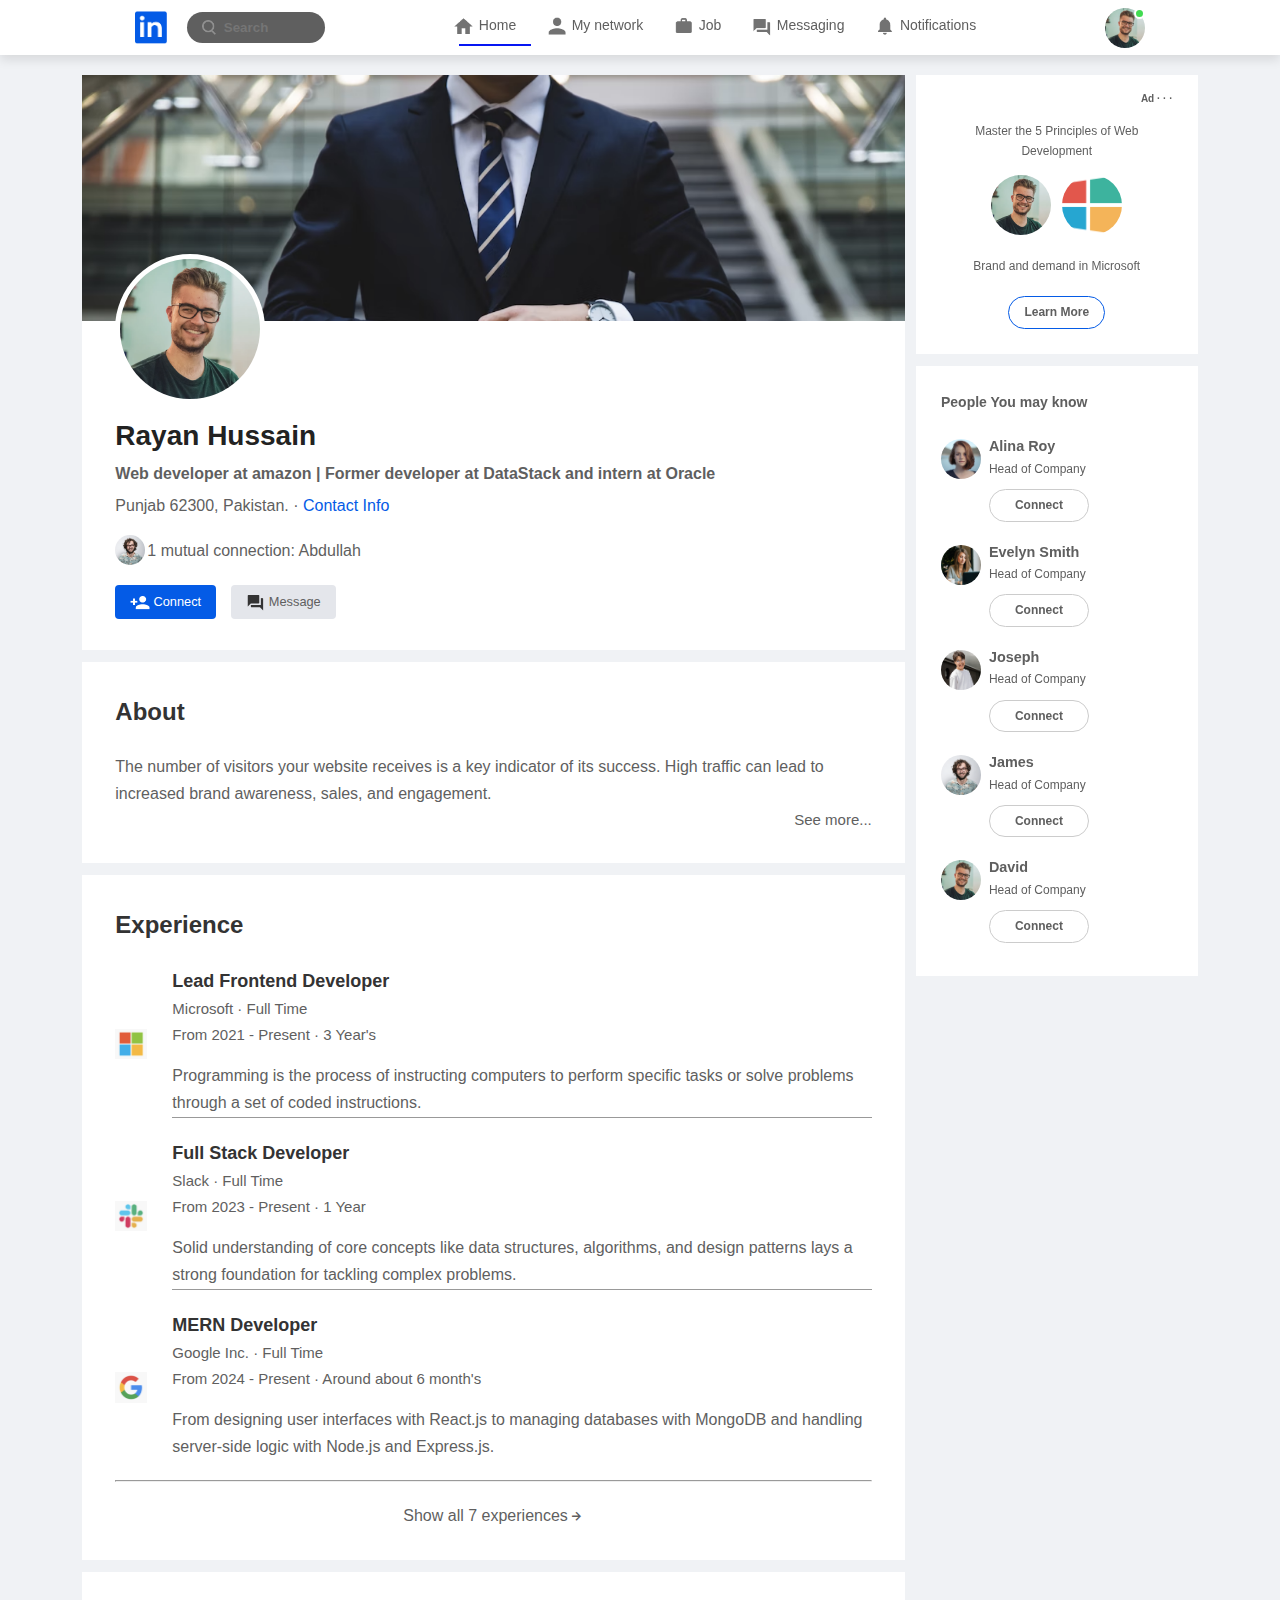
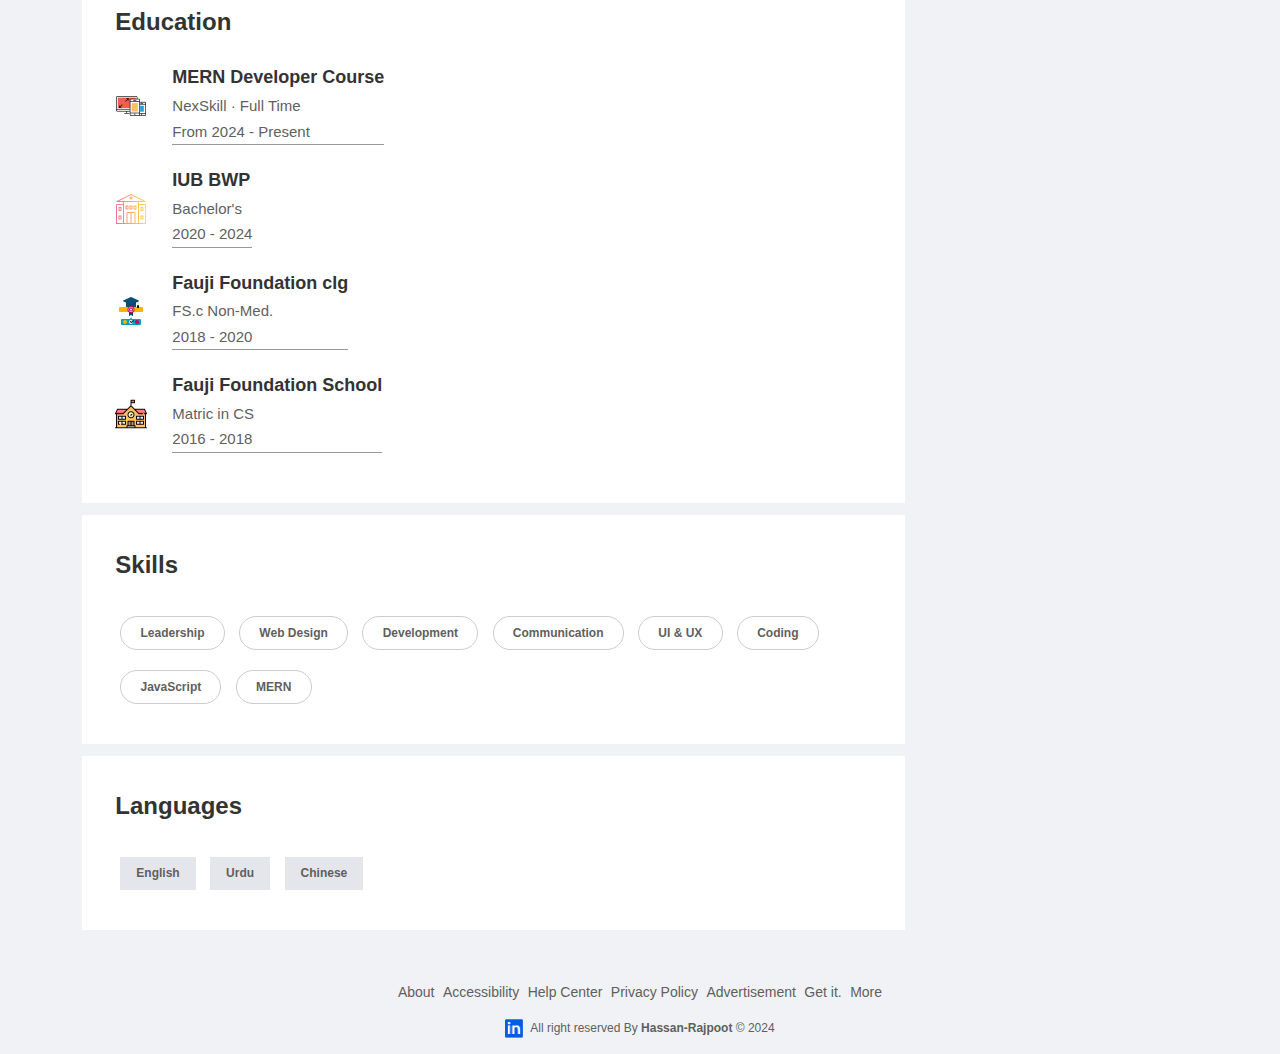
<file: Linkedin/profile.html>
<!DOCTYPE html>
  <head>
    <meta charset="utf-8" />
    <meta http-equiv="X-UA-Compatible" content="IE=edge" />
    <title>Profile - Linkedin</title>
    <meta name="description" content="" />
    <meta name="viewport" content="width=device-width, initial-scale=1" />
    <link
      href="https://unpkg.com/boxicons@2.1.4/css/boxicons.min.css"
      rel="stylesheet"
    />
    <link rel="stylesheet" href="css/style.css" />
  </head>
    <nav class="navbar">
      <div class="navbar-left">
        <a href="index.html" class="logo"><img src="img/logo.png" /></a>
        <div class="search-box">
          <img src="img/search.png" />
          <input type="text" placeholder="Search" />
        </div>
      </div>
      <div class="navbar-center">
        <ul>
          <li>
            <a href="#" class="active-link"
              ><img src="img/home.png" /><span>Home</span></a
            >
          </li>
          <li>
            <a href="#"><img src="img/network.png" /><span>My network</span></a>
          </li>
          <li>
            <a href="#"><img src="img/jobs.png" /><span>Job</span></a>
          </li>
          <li>
            <a href="#"><img src="img/message.png" /><span>Messaging</span></a>
          </li>
          <li>
            <a href="#"
              ><img src="img/notification.png" /><span>Notifications</span></a
            >
          </li>
        </ul>
      </div>
      <div class="navbar-right">
        <div class="online">
          <img
            src="img/user-1.png"
            alt=""
            class="nav-profile-img"
            onclick="toggleMenu()"
          />
        </div>
      </div>
      <!---------Profile Drop Down Menu------------->
      <div class="profile-menu-wrap" id="profileMenu">
        <div class="profile-menu">
          <div class="user-info">
            <img src="img/user-1.png" alt="" />
            <div>
              <h3>Hassan Akhtar</h3>
              <a href="profile.html">See your profile</a>
            </div>
          </div>
          <hr />
          <a href="#" class="profile-menu-link">
            <img src="img/feedback.png" alt="" />
            <p>Give Feedback</p>
            <span>></span>
          </a>
          <a href="#" class="profile-menu-link">
            <img src="img/setting.png" alt="" />
            <p>Setting & Privacy</p>
            <span>></span>
          </a>
          <a href="#" class="profile-menu-link">
            <img src="img/help.png" alt="" />
            <p>Help & Support</p>
            <span>></span>
          </a>
          <a href="#" class="profile-menu-link">
            <img src="img/display.png" alt="" />
            <p>Display & Accessibility</p>
            <span>></span>
          </a>
          <a href="#" class="profile-menu-link">
            <img src="img/logout.png" alt="" />
            <p>Logout</p>
            <span>></span>
          </a>
        </div>
      </div>
      <!------------------- Drop Down closed here. ---------------->
    </nav>

    <!----------------- navbar closed here ---------->
    <div class="container">
      <div class="profile-main">
        <div class="profile-container">
          <img src="img/cover-pic.png" alt="" width="100%" />
          <div class="profile-container-inner">
            <img src="img/user-1.png" alt="" class="profile-pic" />
            <h1>Rayan Hussain</h1>
            <b
              >Web developer at amazon | Former developer at DataStack and
              intern at Oracle</b
            >
            <p>Punjab 62300, Pakistan. &middot; <a href="#">Contact Info</a></p>
            <div class="mutual-connection">
              <img src="img/user-2.png" alt="" />
              <span> 1 mutual connection: Abdullah</span>
            </div>
            <div class="profile-btn">
              <a href="#" class="primary-btn"
                ><img src="img/connect.png" alt="" /> Connect</a
              >
              <a href="#"><img src="img/chat.png" alt="" /> Message</a>
            </div>
          </div>
        </div>
        <div class="profile-description">
          <h2>About</h2>
          <p>
            The number of visitors your website receives is a key indicator of
            its success. High traffic can lead to increased brand awareness,
            sales, and engagement.
          </p>
          <a href="" class="see-more-link">See more...</a>
        </div>
        <div class="profile-description">
          <h2>Experience</h2>
          <div class="profile-desc-row">
            <img src="img/microsoft.png" alt="" />
            <div>
              <h3>Lead Frontend Developer</h3>
              <b>Microsoft &middot; Full Time</b>
              <b>From 2021 - Present &middot; 3 Year's</b>
              <p>
                Programming is the process of instructing computers to perform
                specific tasks or solve problems through a set of coded
                instructions.
              </p>
              <hr />
            </div>
          </div>
          <div class="profile-desc-row">
            <img src="img/slack.png" alt="" />
            <div>
              <h3>Full Stack Developer</h3>
              <b>Slack &middot; Full Time</b>
              <b>From 2023 - Present &middot; 1 Year</b>
              <p>
                Solid understanding of core concepts like data structures,
                algorithms, and design patterns lays a strong foundation for
                tackling complex problems.
              </p>
              <hr />
            </div>
          </div>
          <div class="profile-desc-row">
            <img src="img/google.png" alt="" />
            <div>
              <h3>MERN Developer</h3>
              <b>Google Inc. &middot; Full Time</b>
              <b>From 2024 - Present &middot; Around about 6 month's</b>
              <p>
                From designing user interfaces with React.js to managing
                databases with MongoDB and handling server-side logic with
                Node.js and Express.js.
              </p>
            </div> 
          </div>
          <hr />
          <a href="" class="experience-link"
            >Show all 7 experiences<i class="bx bx-right-arrow-alt"></i
          ></a>
        </div>
        <div class="profile-description">
          <h2>Education</h2>
          <div class="profile-desc-row">
            <img src="img/web-design.png" alt="" />
            <div>
              <h3>MERN Developer Course</h3>
              <b>NexSkill &middot; Full Time</b>
              <b>From 2024 - Present</b>
              <hr />
            </div>
          </div>
          <div class="profile-desc-row">
            <img src="img/university.png" alt="" />
            <div>
              <h3>IUB BWP</h3>
              <b>Bachelor's</b>
              <b>2020 - 2024</b>
              <hr/>
            </div>
          </div>
          <div class="profile-desc-row">
            <img src="img/colg.png" alt="" />
            <div>
              <h3>Fauji Foundation clg</h3>
              <b>FS.c Non-Med.</b>
              <b>2018 - 2020</b>
              <hr/>
            </div>
          </div>
          <div class="profile-desc-row">
            <img src="img/school.png" alt="" />
            <div>
              <h3>Fauji Foundation School</h3>
              <b>Matric in CS</b>
              <b>2016 - 2018</b>
              <hr />
            </div>
          </div>
        </div>
        <div class="profile-description">
          <h2>Skills</h2>
          <a href="" class="skills-btn">Leadership</a>
          <a href="" class="skills-btn">Web Design</a>
          <a href="" class="skills-btn">Development</a>
          <a href="" class="skills-btn">Communication</a>
          <a href="" class="skills-btn">UI & UX</a>
          <a href="" class="skills-btn">Coding</a>
          <a href="" class="skills-btn">JavaScript</a>
          <a href="" class="skills-btn">MERN</a>
        </div>
        <div class="profile-description">
          <h2>Languages</h2>
          <a href="" class="language-btn">English</a>
          <a href="" class="language-btn">Urdu</a>
          <a href="" class="language-btn">Chinese</a>
        </div>
      </div>
    <!-----Profile Sidebar------>
    <div class="profile-sidebar">
      <div class="sidebar-ad">
        <small>Ad &middot; &middot; &middot;</small>
        <p>Master the 5 Principles of Web Development</p>
        <div>
          <img src="img/user-1.png" alt="" />
          <img src="img/micros.png" alt="" />
        </div>
        <b>Brand and demand in Microsoft</b>
        <a href="" class="ad-link">Learn More</a>
      </div>
      <div class="sidebar-people">
        <h3>People You may know</h3>
        <div class="sidebar-people-row">
          <img src="img/user-3.png" alt="">
          <div>
            <h2>Alina Roy</h2>
            <p>Head of Company</p>
            <a href="#">Connect</a>
          </div>
        </div>
        <div class="sidebar-people-row">
          <img src="img/user-4.png" alt="">
          <div>
            <h2>Evelyn Smith</h2>
            <p>Head of Company</p>
            <a href="#">Connect</a>
          </div>
        </div>
        <div class="sidebar-people-row">
          <img src="img/user-5.png" alt="">
          <div>
            <h2>Joseph</h2>
            <p>Head of Company</p>
            <a href="#">Connect</a>
          </div>
        </div>
        <div class="sidebar-people-row">
          <img src="img/user-2.png" alt="">
          <div>
            <h2>James</h2>
            <p>Head of Company</p>
            <a href="#">Connect</a>
          </div>
        </div>
        <div class="sidebar-people-row">
          <img src="img/user-1.png" alt="">
          <div>
            <h2>David</h2>
            <p>Head of Company</p>
            <a href="#">Connect</a>
          </div>
        </div>
      </div>
    </div>
  </div>
  <div class="profile-footer">
    <div class="sidebar-useful-links">
      <a href="">About</a>
      <a href="">Accessibility</a>
      <a href="">Help Center</a>
      <a href="">Privacy Policy</a>
      <a href="">Advertisement</a>
      <a href="">Get it.</a>
      <a href=""><span>More</span></a>
      <div class="copyright-msg">
        <img src="img/logo.png" alt="" />
        <p>All right reserved By <b>Hassan-Rajpoot</b> &copy; 2024</p>
      </div>
    </div>
  </div>
    <script>
      let profileMenu = document.getElementById("profileMenu");
      function toggleMenu() {
        profileMenu.classList.toggle("open-menu");
      }
      
    </script>
  </body>
</html>
</file>
<file: Linkedin/css/style.css>
* {
  margin: 0;
  padding: 0;
  box-sizing: border-box;
  font-family: "Poppins", sans-serif;
}
body {
  background: #f0f2f5;
  color: #5f5f5f;
  line-height: 1.7;
}
a {
  color: #5f5f5f;
  text-decoration: none;
}
.navbar {
  display: flex;
  justify-content: space-around;
  align-items: center;
  background: #fff;
  padding: 0.375rem 6%;
  position: sticky;
  top: 0;
  box-shadow: 0 5px 10px rgba(0, 0, 0, 0.1);
  z-index: 100;
}
.search-box {
  background: #5f5f5f;
  width: 8.625rem;
  border-radius: 1.25rem;
  display: flex;
  align-items: center;
  padding: 0 0.9375rem;
}
.search-box img {
  width: 0.875rem;
}
.search-box input {
  background: transparent;
  width: 100%;
  padding: 0.5rem;
  border: none;
  outline: none;
  color: #fff;
}
.navbar-left {
  display: flex;
  align-items: center;
}
.navbar .navbar-left .logo img {
  width: 2rem;
  display: block;
  margin-right: 20px;
}
.navbar .navbar-left .logo img:hover {
  box-shadow: 0px -1px 8px 0px #0717f2;
}
.navbar .navbar-center ul li {
  display: inline-block;
  list-style: none;
}
.navbar .navbar-center ul li a {
  display: flex;
  align-items: center;
  font-size: 1rem;
  margin: 0.3125rem 0.5rem;
  padding-right: 0.3125rem;
  position: relative;
}
.navbar .navbar-center ul li a img {
  width: 1.875rem;
}
.navbar .navbar-center ul li a::after {
  content: "";
  width: 0;
  height: 2px;
  background: #0717f2;
  position: absolute;
  bottom: -5px;
  left: 10px;
  transition: width 0.4s;
}
.navbar .navbar-center ul li a:hover::after,
.navbar .navbar-center ul li a.active-link::after {
  width: 100%;
}
.navbar .navbar-center ul li a:hover::after {
  width: 100%;
}
.navbar .navbar-center ul li span {
  display: flex;
  align-items: center;
  font-size: 0.875rem;
  flex-direction: row;
}
.navbar .navbar-right .nav-profile-img {
  width: 2.5rem;
  border-radius: 50%;
  cursor: pointer;
  display: block;
  position: relative;
}
.online {
  position: relative;
}
.online::after {
  content: "";
  position: absolute;
  top: 0;
  right: 0;
  width: 0.4375rem;
  height: 0.4375rem;
  background: #41db51;
  border-radius: 50%;
  border: 2px solid #fff;
}
/* ---------------Navbar Closed---------------- */

/*---------------- Profile Drop Down -----------------*/

.profile-menu-wrap {
  position: absolute;
  top: 100%;
  right: 5%;
  width: 300px;
  max-height: 0;
  overflow: hidden;
  transition: max-height 0.5s;
}
.profile-menu-wrap.open-menu {
  max-height: 400px;
}
.profile-menu {
  background: #222;
  color: #fff;
  padding: 20px;
  margin: 10px;
}
.user-info {
  display: flex;
  align-items: center;
}
.user-info img {
  width: 50px;
  border-radius: 50%;
  margin-right: 15px;
}
.user-info h3 {
  font-weight: 600;
  margin-bottom: -7px;
}
.user-info a {
  color: #c9dbf8;
  font-size: 13px;
}
.profile-menu hr {
  width: 100%;
  height: 1px;
  border: 0;
  background: #fff;
  margin: 15px 0 10px;
}
.profile-menu-link {
  display: flex;
  align-items: center;
  color: #fff;
  margin: 12px 0;
  font-size: 14px;
}
.profile-menu-link p {
  width: 100%;
}
.profile-menu-link img {
  width: 35px;
  border: 50%;
  margin-right: 0.9375rem;
}

/* ------------Drop Down Closed here ---------------*/

.container {
  display: flex;
  padding: 1.25rem 6%;
  flex-wrap: wrap;
  justify-content: space-around;
}
/* -----------------left Sidebar----------------- */
.left-sidebar {
  flex-basis: 25%;
  align-self: flex-start;
  position: sticky;
  top: 73px;
}
.sidebar-profile-box {
  background: #fff;
}
.sidebar-profile-info {
  padding: 0 1.5625rem;
}
.sidebar-profile-info img {
  width: 90px;
  border-radius: 50%;
  background: #fff;
  padding: 4px;
  margin-top: -2.8125rem;
}
.sidebar-profile-info h1 {
  font-size: 1.4rem;
  font-weight: 700;
  color: #222;
}
.sidebar-profile-info ul {
  list-style: none;
  margin: 0.8125rem 0;
}
.sidebar-profile-info ul li {
  width: 100%;
  font-size: 1rem;
}
.sidebar-profile-info ul li span {
  float: right;
  color: #0a1c6b;
}
.sidebar-profile-info h3 {
  font-size: 1rem;
  padding: 0;
}
.sidebar-profile-link {
  display: flex;
  align-items: center;
  border-top: 1px solid #ccc;
}
.sidebar-profile-link a {
  flex-basis: 50%;
  display: flex;
  align-items: center;
  justify-content: center;
  padding: 0.9rem 5%;
  font-size: 0.7rem;
  font-weight: 500;
  border-left: 1px solid #ccc;
}
.sidebar-profile-link a img {
  width: 1rem;
  margin-right: 0.5rem;
  display: flex;
  align-self: center;
}
.sidebar-profile-link a:first-child {
  border-left: 0;
}
.sidebar-activity {
  background: #fff;
  padding: 5px 1.5625rem;
  margin: 12px 0;
}
.sidebar-activity h3 {
  color: #777;
  font-size: 1rem;
  font-weight: 600;
  margin: 1.25rem 0 10px;
}
.sidebar-activity a {
  display: flex;
  align-items: center;
  font-size: 0.75rem;
  font-weight: 500;
  color: #888;
  margin: 3px 0;
}
.sidebar-activity a img {
  width: 1.25rem;
  margin-right: 0.625rem;
}
.discover-more {
  margin-top: 1.25rem;
  margin-left: -1.5625rem;
  margin-right: -25px;
  border-top: 1px solid #333;
  text-align: center;
}
.discover-more a {
  display: inline-block;
  font-size: 0.7rem;
  font-weight: 500;
  color: #333;
  margin: 10px 0;
}
.discover-more a:hover {
  color: #241ab4;
}
/* .left-sidebar #showMoreLink {
  display: none !important;
} */
/*---------------------- Left sideBar Closed Here------------ */

/*---------------------- Right Sidebar------------------- */
.right-sidebar {
  flex-basis: 25%;
  align-self: flex-start;
  position: sticky;
  top: 73px;
}
.sidebar-news {
  background: #fff;
  padding: 10px 1.5625rem;
}
.info-icon {
  width: 1rem;
  float: right;
  margin-top: 1.23rem;
}
.sidebar-news h3 {
  font-size: 1.3rem;
  font-weight: 600;
  margin: 0.625rem 0 30px;
  color: #333;
}
.sidebar-news a {
  display: block;
  font-size: 12px;
  font-weight: 600;
  margin-top: 10px;
  margin-bottom: -0.3125rem;
}
.sidebar-news a:hover {
  color: #241ab4;
}
.sidebar-news span {
  font-size: 0.75rem;
}
.read-more-link {
  color: #045be6;
  font-weight: 600;
  margin: 1.25rem 0 0.625rem;
}
.sidebar-ad {
  background: #fff;
  text-align: center;
  padding: 0.9375rem 1.5625rem;
  margin: 12px 0;
  font-size: 0.75rem;
}
.sidebar-ad img {
  width: 3.75rem;
  border-radius: 50%;
  margin: 4px;
}
.sidebar-ad .ad-link {
  display: inline-block;
  border: 1px solid #045be6;
  border-radius: 30px;
  font-weight: 600;
  padding: 5px 15px;
  margin: 20px auto 10px;
}
.sidebar-ad .ad-link:hover {
  color: #002fff;
}
.sidebar-ad small {
  float: right;
  font-weight: 600;
}
.sidebar-ad p {
  margin-top: 1.9rem;
  margin-bottom: 0.625rem;
}
.sidebar-ad b {
  display: block !important;
  font-weight: 500;
  margin-top: 0.625rem;
}
.sidebar-useful-links {
  padding: 15px 20px;
}
.sidebar-useful-links a {
  display: inline-block;
  font-size: 14px;
  margin: 4px 2px;
}
.copyright-msg {
  display: flex;
  align-items: center;
  justify-content: center;
  font-size: 0.75rem;
  font-weight: 500;
  margin-top: 0.625rem;
}
.copyright-msg img {
  width: 18px;
  margin-right: 7px;
}
.copyright-msg p {
  text-align: center;
}
.sidebar-useful-links span:hover {
  color: #002fff;
}
/*---------------------- Right sideBar Closed Here------------ */
/* ------------------ Main Content---------------- */
.main-content {
  flex-basis: 47%;
}
.create-post {
  background: #fff;
}
.create-post-input {
  padding: 1.25rem;
  display: flex;
  align-items: flex-start;
}
.create-post-input img {
  width: 2.1875rem;
  border-radius: 2.5rem;
  margin-right: 10px;
}
.create-post-input textarea {
  background: transparent !important;
  width: 100%;
  border: 0;
  outline: none !important;
  resize: none !important;
  margin-top: 0.5rem;
}
::placeholder {
  font-weight: 600;
}
.create-post-links {
  display: flex;
  align-items: flex-start;
}
.create-post-links li {
  list-style: none !important;
  font-size: 0.7rem;
  border-top: 1px solid #ccc;
  border-right: 1px solid #ccc;
  flex-basis: 25%;
  align-items: center !important;
  justify-content: center !important;
  display: flex;
}
.create-post-links li img {
  width: 1rem;
  margin-right: 0.2rem;
}
.create-post-links li:last-child {
  background: #045be6;
  color: #fff;
  border-top: 0;
  border-right: 0;
}
.sort-by {
  display: flex !important;
  align-items: center !important;
  margin: 10px 0;
}
.sort-by hr {
  flex: 1;
  height: 1px;
  background: #ccc;
  border: 0;
}
.sort-by p {
  font-size: 13px;
  padding-left: 5px;
}
.sort-by p span {
  font-weight: 600;
  cursor: pointer !important;
}
.sort-by p span img {
  width: 0.7rem !important;
  margin-left: 0.1875rem;
}
.post {
  background-color: #fff;
  padding: 20px 1.5625rem 5px;
  margin: 5px 0 15px;
}
.post-author {
  display: flex;
  align-items: flex-start;
  margin-bottom: 1.25rem;
}
.post-author img {
  width: 35px;
  border-radius: 50%;
  margin-right: 0.625rem;
  margin-top: 5px;
}
.post-author h1 {
  font-size: 1rem;
  font-weight: 600;
  color: #333;
}
.post-author small {
  display: block;
  margin-bottom: -2px;
}
.post p {
  font-size: 0.8rem;
  margin-bottom: 0.625rem;
}
.post-stats {
  display: flex;
  flex-wrap: wrap;
  align-items: center;
  justify-content: space-between;
  font-size: 0.75rem;
  border-bottom: 1px solid #ccc;
  padding-bottom: 0.4375rem;
}
.post-stats div {
  display: flex;
  align-items: center;
}
.post-stats img {
  width: 0.9375rem;
  margin-right: -7px;
}
.post-stats .liked-users {
  margin-left: 1.3rem;
}
.post-activity {
  display: flex;
  align-items: center;
  justify-content: space-between;
  padding: 10px 0;
  font-size: 0.875rem;
  font-weight: 500;
}
.post-activity div {
  display: flex;
  align-items: center;
}
.post-activity-user-icon {
  width: 22px;
  border-radius: 50%;
}
.post-activity-arrow-icon {
  width: 12px;
  margin-left: 0.3125rem;
}
.post-activity-link img {
  width: 18px;
  margin-right: 0.2rem;
}
/*---------------------- Main content Closed Here------------ */
/* -----------CSS of Profile Page------------ */
.profile-main {
  flex-basis: 73%;
}
.profile-sidebar {
  flex-basis: 25%;
  align-self: flex-start;
  top: 73px;
  position: sticky;
}
.profile-container {
  background: #fff;
}
.profile-container-inner {
  padding: 0 4% 10px;
}
.profile-pic {
  width: 150px;
  border-radius: 50%;
  margin-top: -75px;
  padding: 5px;
  background: #fff;
}
.profile-container h1 {
  font-size: 28px;
  font-weight: 600;
  color: #222;
}
.profile-container b {
  font-weight: 700;
}
.profile-container p {
  margin-top: 5px;
}
.profile-container p a {
  color: #045be6;
  font-weight: 500;
}
.mutual-connection {
  display: flex;
  align-items: center;
  margin: 1rem 0;
}
.mutual-connection img {
  width: 30px;
  border-radius: 50%;
  margin-right: 2px;
}
.profile-btn {
  margin: 20px 0;
}
.profile-btn a {
  display: inline-flex;
  align-items: center;
  padding: 6px 0.9375rem;
  background: #e4e6eb;
  border-radius: 4px;
  margin-right: 0.625rem;
  font-size: 0.8rem;
}
.profile-btn a:hover {
  color: #333;
}
.profile-btn img {
  width: 1.2rem;
  margin-right: 4px;
}
.profile-btn .primary-btn {
  background: #045be6;
  color: #fff;
}
.profile-description {
  background-color: #fff;
  padding: 20px 4% 30px;
  margin: 12px 0;
}
.profile-description h2 {
  color: #333;
  margin: 10px 0 1.25rem;
  font-weight: 600;
}
.see-more-link {
  display: block;
  text-align: right;
  font-size: 15px;
}
.profile-desc-row {
  display: flex;
  align-items: center;
  margin: 20px 0;
}
.profile-desc-row img {
  width: 2rem;
  margin-right: 1.5625rem;
  margin-top: 5px;
}
.profile-desc-row h3 {
  font-size: 18px;
  font-weight: 600;
  color: #333;
}
.profile-desc-row b {
  display: block;
  font-weight: 500;
  font-size: 15px;
}
.profile-desc-row p {
  margin-top: 15px;
}
.profile-desc-row hr {
  border: 0;
  border-bottom: 1px solid #999;
  background: #fff;
}
.experience-link {
  display: flex;
  align-items: center;
  justify-content: center;
  padding-top: 20px;
  font-weight: 500;
}
.skills-btn {
  display: inline-block;
  margin: 10px 5px;
  font-size: 12px;
  font-weight: 600;
  padding: 6px 1.2rem;
  border-radius: 1.875rem;
  border: 1px solid #ccc;
}
.skills-btn:hover {
  color: #045be6;
  border: 1px solid #241ab4;
}
.language-btn {
  display: inline-block;
  margin: 10px 5px;
  background: #e4e6eb;
  padding: 6px 1rem;
  font-size: 12px;
  font-weight: 600;
}
/*---------------------- Profile Page Closed Here------------ */
/*-------Profile Sidebar--------*/
.profile-sidebar .sidebar-ad {
  margin: 0;
}
.sidebar-people {
  background-color: #fff;
  padding: 15px 1.5625rem;
  margin: 0.75rem 0;
  font-size: 0.75rem;
}
.sidebar-people h3 {
  font-size: 14px;
  font-weight: 600;
  margin: 10px 0 20px;
}
.sidebar-people-row {
  display: flex;
  align-items: flex-start;
  margin: 8px 0;
}
.sidebar-people-row img {
  width: 40px;
  margin-right: 8px;
  margin-top: 5px;
  border-radius: 50%;
}
.sidebar-people-row h2 {
  font-size: 0.9rem;
  font-weight: 600;
}
.sidebar-people-row a {
  display: inline-block;
  margin: 10px 0;
  padding: 5px 1.5625rem;
  border: 1px solid #ccc;
  border-radius: 1.875rem;
  font-weight: 600;
}
.sidebar-people-row a:hover {
  color: #045be6;
  border: 1px solid #241ab4;
}
.profile-footer {
  display: flex;
  align-items: center;
  justify-content: center;
}
/*---------------------- Profile Sidebar Closed Here------------ */

/* ------------Media Query For Small Screen --------------*/
@media only screen and (max-width: 600px) {
  .search-box {
    background: transparent;
    padding: 0;
    width: auto;
  }
  .search-box input {
    width: 0;
    padding: 0;
  }
  .navbar .navbar-left .logo img {
    width: 1rem;
  }
  .navbar {
    padding: 0;
  }
  .navbar .navbar-left .search-box {
    margin-left: 0.5rem;
    margin-right: 0.5;
  }
  .navbar .navbar-center ul li a span {
    display: none;
  }
  .navbar .navbar-center ul li a {
    padding-right: 0;
    margin: 0.3125rem;
  }
  .navbar .navbar-center ul li a img {
    width: 1rem;
    margin-left: 0;
    padding: 0;
    margin-right: 0;
  }
  .navbar .navbar-right .online .nav-profile-img {
    width: 25px;
  }
  .container {
    padding: 0.9375rem 3%;
  }
  .container .left-sidebar,
  .right-sidebar {
    flex-basis: 100%;
    position: relative;
    top: unset;
  }
  .container .main-content {
    flex-basis: 100%;
  }
  .container .post-stats div {
    margin: 2px 0;
  }
  .container .post-activity-link span {
    display: none !important;
  }
  .container .post-activity-link img {
    margin-right: 0;
  }
  .container .post-author {
    margin-bottom: 0;
  }
  .container .post-author div small {
    line-height: 18px;
  }
  .profile-main,
  .profile-sidebar {
    flex-basis: 100%;
  }
  .profile-container {
    font-size: 14px;
  }
  .profile-container .profile-pic {
    width: 100px;
    margin-top: -50px;
  }
  .container .profile-description {
    font-size: 0.9rem;
  }
  .navbar .navbar-left .logo img:hover {
    box-shadow: 2px 0px 6px 0px #1b0490;
    width: 1.5rem;
  }
  #showMoreLink {
    display: block;
    margin: 10px auto;
    font-size: 0.875rem;
    cursor: pointer;
    text-align: center;
  }
  .left-sidebar .sidebar-activity {
    display: none !important;
  }
  .sidebar-activity .open-activity {
    display: block;
  }
}
@media only screen and (max-width: 820px) {
  .search-box {
    background: transparent;
    padding: 0;
    margin-left: 2rem;
    width: auto;
  }
  .search-box input {
    width: 0;
    padding: 0;
  }
  .navbar .navbar-center ul li a span {
    display: none;
  }
  .navbar .navbar-center ul li a {
    padding-right: 0;
    margin: 0.3125rem;
    margin-right: 1rem;
  }
  .sidebar-profile-info h1 {
    font-size: 1.2rem;
  }
  .container {
    padding: 1.25rem 1%;
  }
}
</file>
